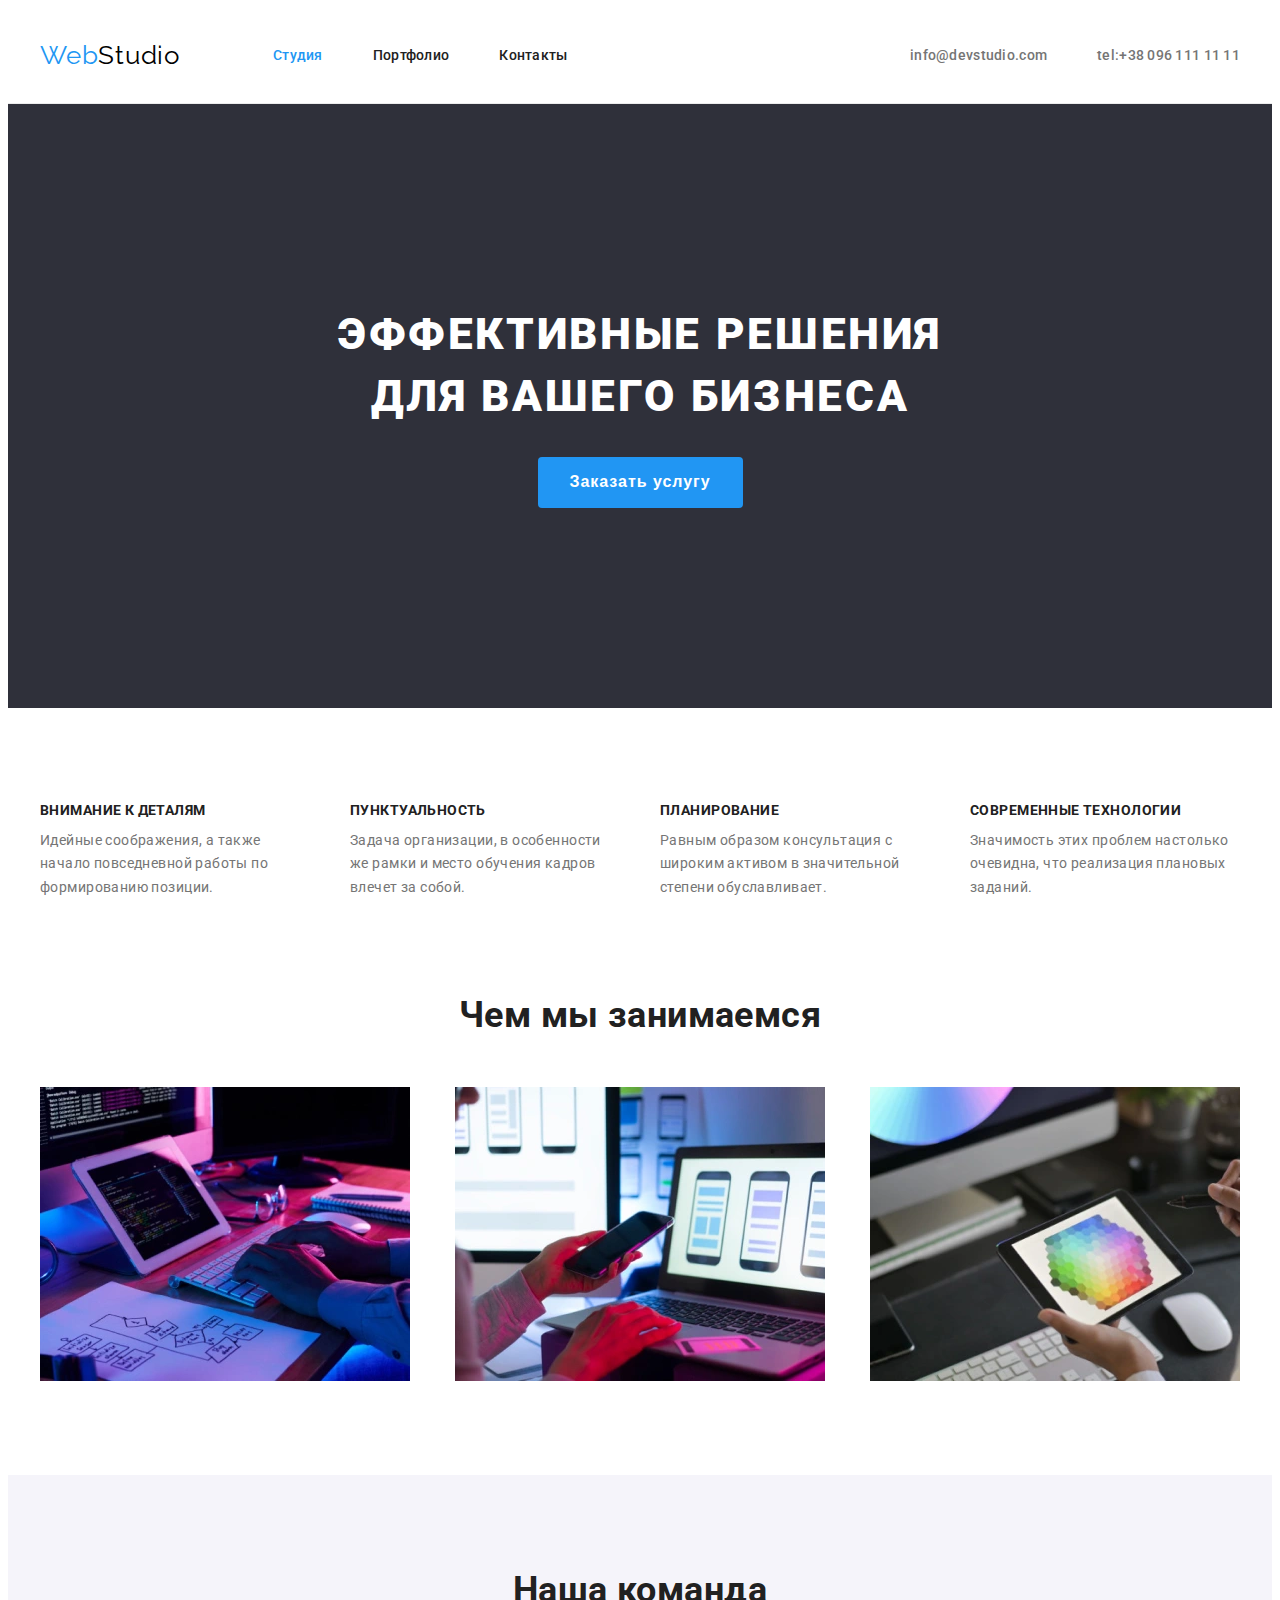
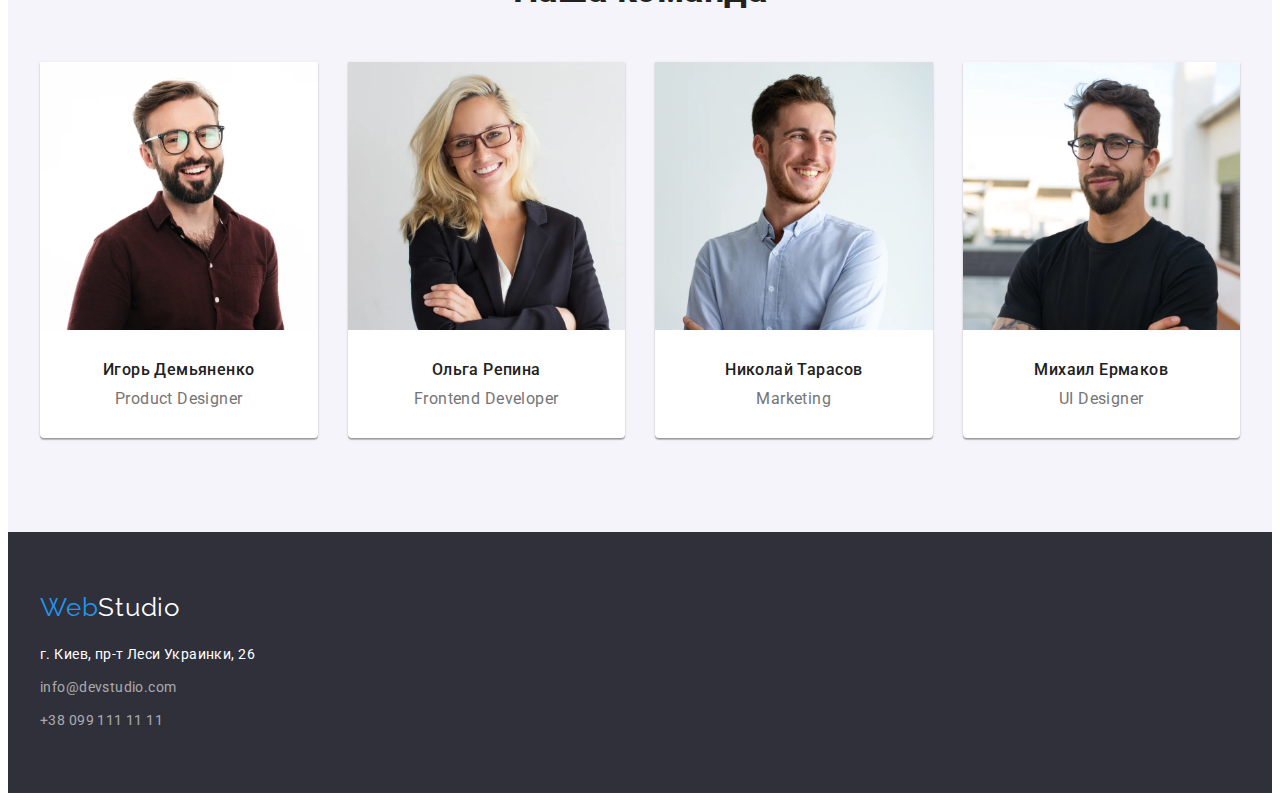
<file: index.html>
<!DOCTYPE html>
<html lang="ru">
<head>
    <meta charset="UTF-8">
    <meta http-equiv="X-UA-Compatible" content="IE=edge">
    <meta name="viewport" content="width=device-width, initial-scale=1.0">
    <link rel="preconnect" href="https://fonts.googleapis.com">
    <link rel="preconnect" href="https://fonts.gstatic.com" crossorigin>
    <link href="https://fonts.googleapis.com/css2?family=Raleway:wght@700&family=Roboto:wght@400;500;700;900&display=swap"
        rel="stylesheet">
    <link rel="stylesheet" href="https://cdnjs.cloudflare.com/ajax/libs/modern-normalize/1.1.0/modern-normalize.min.css"
        integrity="sha512-wpPYUAdjBVSE4KJnH1VR1HeZfpl1ub8YT/NKx4PuQ5NmX2tKuGu6U/JRp5y+Y8XG2tV+wKQpNHVUX03MfMFn9Q=="
        crossorigin="anonymous" referrerpolicy="no-referrer" />
    <link rel="stylesheet" href="./css/style.css">
    <title>Web Studio</title>
</head>
<body>
    <!--Шапка-->
    <header class="header-nav">
        <div class="nav-box container">
            <nav>
                <a href="./index.html" class="logo link-style">
                    Web<span class="color-logo darker">Studio</span>
                </a>
                <ul class="items-nav list">
                    <li class="item-nav"><a href="./index.html" class="link-nav link-style current">Студия</a></li>
                    <li class="item-nav"><a href="./portfolio.html" class="link-nav link-style">Портфолио</a></li>
                    <li class="item-nav"><a href="#" class="link-nav link-style">Контакты</a></li>
                </ul>
            </nav>
                <ul class="items-cont list">
                    <li class="item-cont"><a href="mailto:info@devstudio.com" class="link-mail link-style">info@devstudio.com</a></li>
                    <li class="item-cont"><a href="tel:+380961111111" class="link-tel link-style">tel:+38 096 111 11 11</a></li>
                </ul>
        </div>
    </header>
        <main>
            <!--Герой-->
            <section class="section-hero">
                <h1 class="title-hero">Эффективные решения для вашего бизнеса</h1>
                <button type="button" class="button-hero">Заказать услугу</button>
            </section>
                    <!--Наші переваги-->     
            <section class="section-advantages">
                <div class="container">
                    <h2 class="visually-hidden">Наші переваги</h2>
                    <ul class="items-advantages list">
                        <li class="item-advantages">
                            <h3 class="subtitle-advantages">Внимание к деталям</h3>
                            <p class="text-advantages">Идейные соображения, а также начало
                                повседневной работы по формированию позиции.</p>
                        </li>
                        <li class="item-advantages">
                            <h3 class="subtitle-advantages">Пунктуальность</h3>
                            <p class="text-advantages">Задача организации, в особенности же рамки
                                и место обучения кадров влечет за собой.</p>
                        </li>
                        <li class="item-advantages">
                            <h3 class="subtitle-advantages">Планирование</h3>
                            <p class="text-advantages">Равным образом консультация с широким активом
                                в значительной степени обуславливает.</p>
                        </li>
                        <li class="item-advantages">
                            <h3 class="subtitle-advantages">Современные технологии</h3>
                            <p class="text-advantages">Значимость этих проблем настолько очевидна,
                                что реализация плановых заданий.</p>
                        </li>
                    </ul>
                </div>
            </section>
            <!--Чем мы занимаемся-->
                <section class="section-work">
                   <div class="container">
                        <h2 class="title-section">Чем мы занимаемся</h2>
                        <div class="img-box">
                            <a href="./index.html"><img src="images/img.webp" alt="" width="370"></a>
                            <a href="./index.html"><img src="images/img1.webp" alt="" width="370"></a>
                            <a href="./index.html"><img src="images/img2.webp" alt="" width="370"></a>
                        </div>
                   </div>
                </section>
                <!--Наша команда-->
                <section class="section-team">
                    <div class="container">
                        <h2 class="title-section">Наша команда</h2>
                        <ul class="items-team list">
                            <li class="item-card">
                                <img src="images/img3.webp" alt="фото Игорь Демьяненко" width="270">
                                <div class="card-wrapper">
                                    <h3 class="title-card">Игорь Демьяненко</h3>
                                    <p>Product Designer</p>
                                </div>
                            </li>
                        
                            <li class="item-card">
                                <img src="images/img4.webp" alt="фото Ольга Репина" width="270">
                                <div class="card-wrapper">
                                    <h3 class="title-card">Ольга Репина</h3>
                                    <p>Frontend Developer</p>
                                </div>
                            </li>
                        
                            <li class="item-card">
                                <img src="images/img5.webp" alt="фото Николай Тарасов" width="270">
                                <div class="card-wrapper">
                                    <h3 class="title-card">Николай Тарасов</h3>
                                    <p>Marketing</p>
                                </div>
                            </li>
                        
                            <li class="item-card">
                                <img src="images/img6.webp" alt="фото Михаил Ермаков" width="270">
                                <div class="card-wrapper">
                                    <h3 class="title-card">Михаил Ермаков</h3>
                                    <p>UI Designer</p>
                                </div>
                            </li>
                        </ul>
                    </div>
                </section>
        </main>
                <!--Футер-->
        <footer class="footer">
            <div class="container">
                <div class="box-footer-logo">
                    <a href="./index.html" class="logo link-style">
                        Web<span class="color-logo lighter">Studio</span>
                    </a>
                </div>
                
                <address class="address">
                    <ul class="items-addr list">
                        <li class="item-addr"><span class="location">г. Киев, пр-т Леси Украинки, 26</span></li>
                        <li class="item-addr"><a href="mailto:info@devstudio.com" class="link-cont link-style">info@devstudio.com</a></li>
                        <li class="item-addr"><a href="tel:+380991111111" class="link-cont link-style">+38 099 111 11 11</a></li>
                    </ul>
                </address>
            </div>
        </footer>
    </body>
</html>
</file>
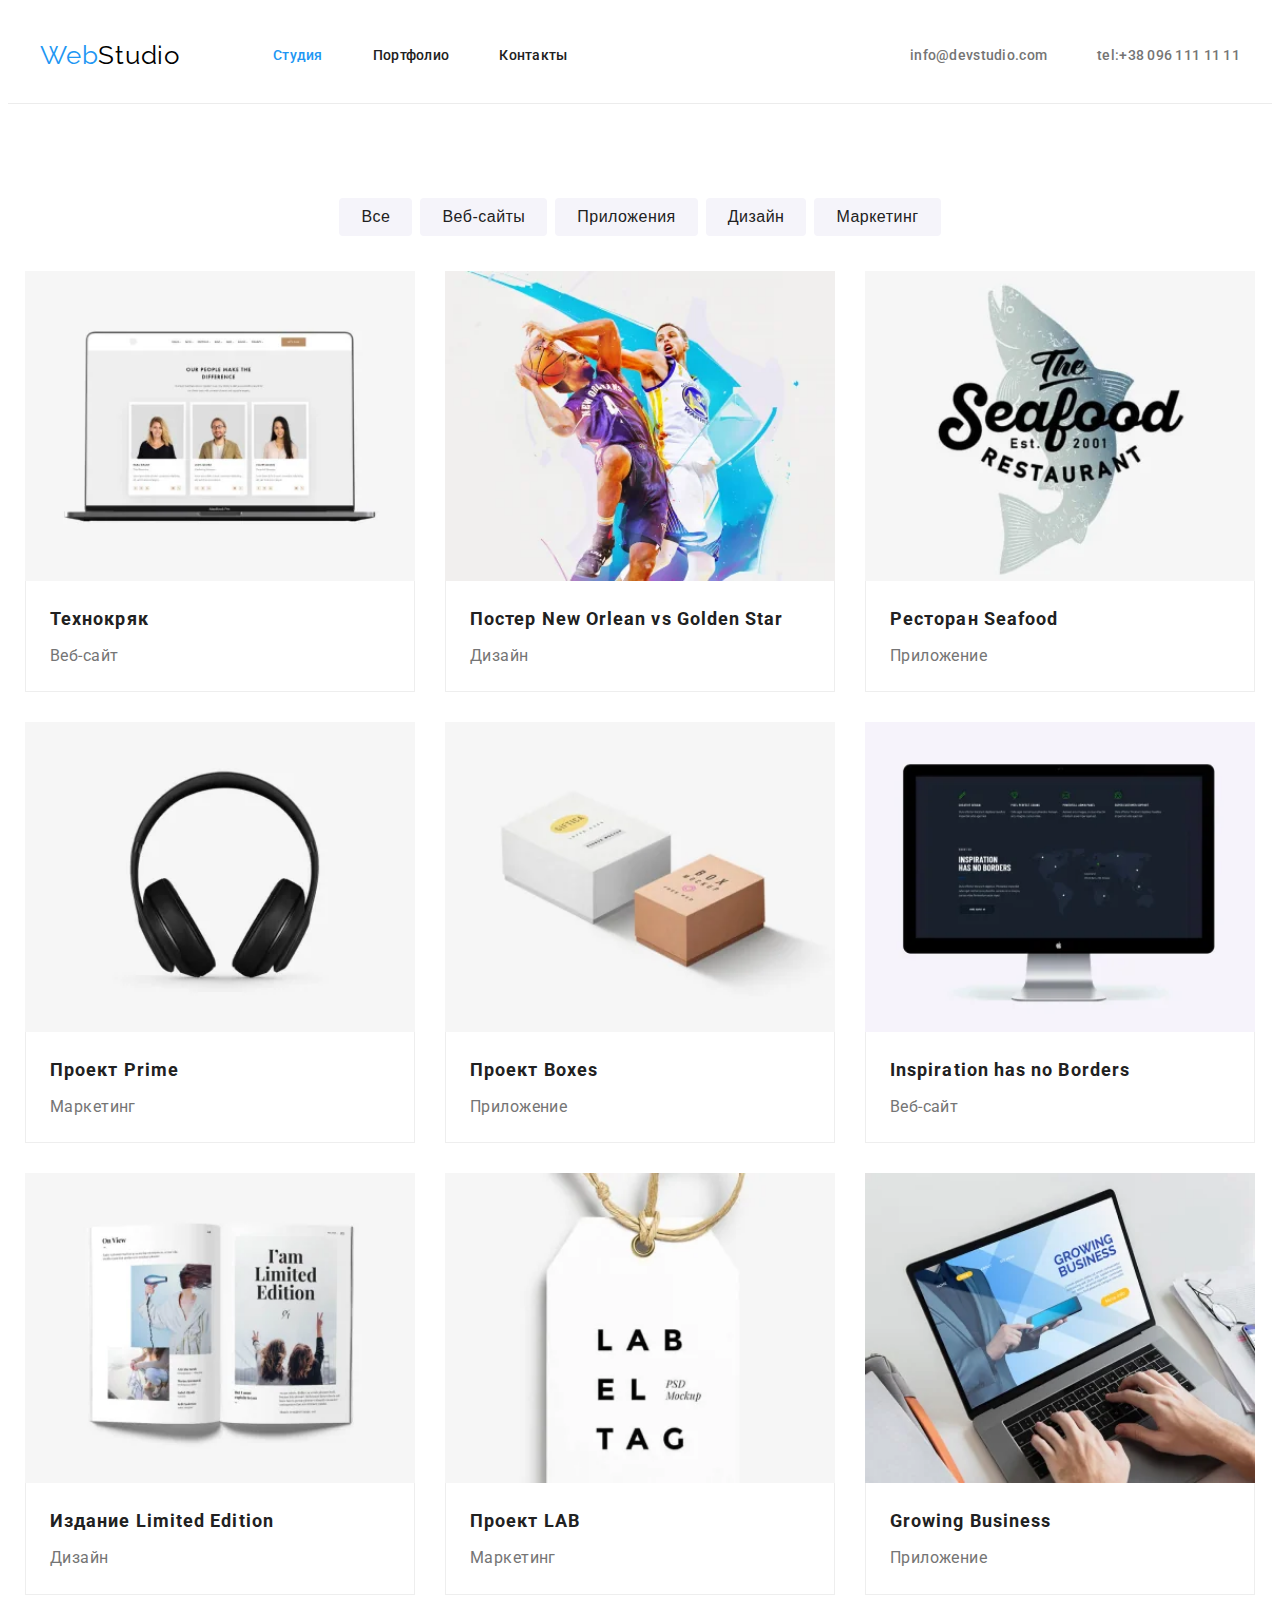
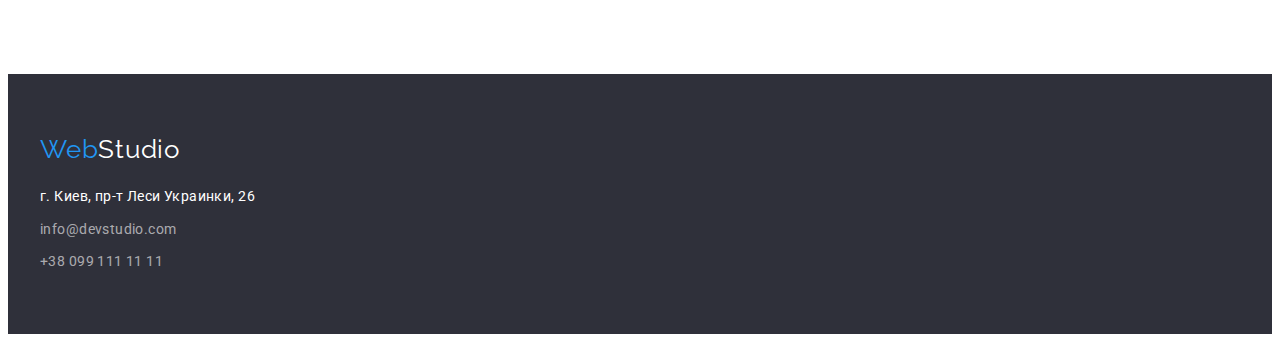
<file: portfolio.html>
<!DOCTYPE html>
<html lang="ru">
<head>
    <meta charset="UTF-8">
    <meta http-equiv="X-UA-Compatible" content="IE=edge">
    <meta name="viewport" content="width=device-width, initial-scale=1.0">
    <link rel="preconnect" href="https://fonts.googleapis.com">
    <link rel="preconnect" href="https://fonts.gstatic.com" crossorigin>
    <link href="https://fonts.googleapis.com/css2?family=Raleway:wght@700&family=Roboto:wght@400;500;700;900&display=swap"
        rel="stylesheet">
    <link rel="stylesheet" href="https://cdnjs.cloudflare.com/ajax/libs/modern-normalize/1.1.0/modern-normalize.min.css"
        integrity="sha512-wpPYUAdjBVSE4KJnH1VR1HeZfpl1ub8YT/NKx4PuQ5NmX2tKuGu6U/JRp5y+Y8XG2tV+wKQpNHVUX03MfMFn9Q=="
        crossorigin="anonymous" referrerpolicy="no-referrer" />
    <link rel="stylesheet" href="./css/style.css">
    <title>Portfolio</title>
</head>
    <body>
        <!--Шапка-->
    <header class="header-nav">
        <div class="nav-box container">
            <nav>
                <a href="./index.html" class="logo link-style">
                    Web<span class="color-logo darker">Studio</span>
                </a>
                <ul class="items-nav list">
                    <li class="item-nav"><a href="./index.html" class="link-nav link-style current">Студия</a></li>
                    <li class="item-nav"><a href="./portfolio.html" class="link-nav link-style">Портфолио</a></li>
                    <li class="item-nav"><a href="#" class="link-nav link-style">Контакты</a></li>
                </ul>
            </nav>
            <ul class="items-cont list">
                <li class="item-cont"><a href="mailto:info@devstudio.com"
                        class="link-mail link-style">info@devstudio.com</a></li>
                <li class="item-cont"><a href="tel:+380961111111" class="link-tel link-style">tel:+38 096 111 11 11</a></li>
            </ul>
        </div>
    </header>
        <main>
            <section class="section-portfolio">
                <div class="container">
                    <h1 class="visually-hidden">Портфолио</h1>
                    <!-- Фільтр -->
                    <ul class="filter-list list">
                        <li class="item-list"><button type="button" class="button-filter">Все</button></li>
                        <li class="item-list"><button type="button" class="button-filter">Веб-сайты</button></li>
                        <li class="item-list"><button type="button" class="button-filter">Приложения</button></li>
                        <li class="item-list"><button type="button" class="button-filter">Дизайн</button></li>
                        <li class="item-list"><button type="button" class="button-filter">Маркетинг</button></li>
                    </ul>
                    <!-- список набору -->
                    <ul class="portfolio-list list">
                        <li class="item-portfolio">
                            <a href="" class="link-style">
                                <img src="./images/img_p.webp" alt="" width="370">
                                <div class="subtitle-content">
                                    <h2 class="subtitle-list">Технокряк</h2>
                                    <p class="description-list">Веб-сайт</p>
                                </div>
                            </a>
                        </li>
                        <li class="item-portfolio">
                            <a href="" class="link-style">
                                <img src="./images/img_p1.webp" alt="" width="370">
                                <div class="subtitle-content">
                                    <h2 class="subtitle-list">Постер New Orlean vs Golden Star</h2>
                                    <p class="description-list">Дизайн</p>
                                </div>
                            </a>
                        </li>
                        <li class="item-portfolio">
                            <a href="" class="link-style">
                                <img src="./images/img_p2.webp" alt="" width="370">
                                <div class="subtitle-content">
                                    <h2 class="subtitle-list">Ресторан Seafood</h2>
                                    <p class="description-list">Приложение</p>
                                </div>
                            </a>
                        </li>
                        <li class="item-portfolio">
                            <a href="" class="link-style">
                                <img src="./images/img_p3.webp" alt="" width="370">
                                <div class="subtitle-content">
                                    <h2 class="subtitle-list">Проект Prime</h2>
                                    <p class="description-list">Маркетинг</p>
                                </div>
                            </a>
                        </li>
                        <li class="item-portfolio">
                            <a href="" class="link-style">
                                <img src="./images/img_p4.webp" alt="" width="370">
                    
                                <div class="subtitle-content">
                                    <h2 class="subtitle-list">Проект Boxes</h2>
                                    <p class="description-list">Приложение</p>
                                </div>
                            </a>
                        </li>
                        <li class="item-portfolio">
                            <a href="" class="link-style">
                                <img src="./images/img_p5.webp" alt="" width="370">
                                <div class="subtitle-content">
                                    <h2 class="subtitle-list">Inspiration has no Borders</h2>
                                    <p class="description-list">Веб-сайт</p>
                                </div>
                            </a>
                        </li>
                        <li class="item-portfolio">
                            <a href="" class="link-style">
                                <img src="./images/img_p6.webp" alt="" width="370">
                                <div class="subtitle-content">
                                    <h2 class="subtitle-list">Издание Limited Edition</h2>
                                    <p class="description-list">Дизайн</p>
                                </div>
                            </a>
                        </li>
                        <li class="item-portfolio">
                            <a href="" class="link-style">
                                <img src="./images/img_p7.webp" alt="" width="370">
                                <div class="subtitle-content">
                                    <h2 class="subtitle-list">Проект LAB</h2>
                                    <p class="description-list">Маркетинг</p>
                                </div>
                            </a>
                        </li>
                        <li class="item-portfolio">
                            <a href="" class="link-style">
                                <img src="./images/img_p8.webp" alt="" width="370">
                                <div class="subtitle-content">
                                    <h2 class="subtitle-list">Growing Business</h2>
                                    <p class="description-list">Приложение</p>
                                </div>
                            </a>
                        </li>
                    </ul>
                </div>
            </section>
        </main>
                <!--Футер-->
        <footer class="footer">
            <div class="container">
                <div class="box-footer-logo">
                    <a href="./index.html" class="logo link-style">
                        Web<span class="color-logo lighter">Studio</span>
                    </a>
                </div>
        
                <address class="address">
                    <ul class="items-addr list">
                        <li class="item-addr"><span class="location">г. Киев, пр-т Леси Украинки, 26</span></li>
                        <li class="item-addr"><a href="mailto:info@devstudio.com"
                                class="link-cont link-style">info@devstudio.com</a></li>
                        <li class="item-addr"><a href="tel:+380991111111" class="link-cont link-style">+38 099 111 11 11</a>
                        </li>
                    </ul>
                </address>
            </div>
        </footer>
    </body>
</html>
</file>
<file: css/style.css>
/* Змінні */

:root {
  --primary-text-color: #212121;
  --text-color: #757575;
  --accent-color: #2196f3;
  --color-contacts: rgba(255, 255, 255, 0.6);
  --primary-color-white: #ffffff;
}

/* ГЛОБАЛЬНІ СТИЛІ */

body {
  font-family: 'Roboto', sans-serif;
  color: var(--text-color);
  background-color: var(--primary-color-white);
  font-size: 14px;
  letter-spacing: 0.03em;
}

img {
  display: block;
  width: 100%;
}

/* відміняємо маркер списку */
.list {
  list-style: none;
}

/* відміняємо підкреслення посилань */
.link-style {
  text-decoration: none;
}

/* стилі для контейнерів */

.container {
  width: 1200px;
  margin-left: auto;
  margin-right: auto;
  padding: 0 15px;
}

/* Скидаю глобально зовнішні відступи  */

h1,
h2,
h3,
h4,
h5,
h6 {
  margin: 0px;
}

p {
  margin: 0px;
}

ul {
  margin: 0px;
  padding: 0px;
}

/* Шапка */

.nav-box {
  display: flex;
  justify-content: space-between;
  align-items: center;
}

.header-nav {
  color: var(--primary-color-white);
  border-bottom: 1px solid #ececec;
  padding: 32px 0;
}

.logo {
  font-family: 'Raleway', sans-serif;
  font-size: 26px;
  line-height: 1.2;
  letter-spacing: 0.03em;
  color: var(--accent-color);
}

.color-logo.darker {
  color: #000000;
  text-indent: 0%;
}

.items-nav {
  display: flex;
  margin-left: 93px;

  font-weight: 500;
  line-height: 1.2;
  letter-spacing: 0.02em;
}

.item-nav:not(:first-child) {
  margin-left: 50px;
}

nav {
  display: flex;
  align-items: center;
}

.link-nav {
  color: var(--primary-text-color);
}

.link-nav.current {
  color: var(--accent-color);
}

.link-nav:hover,
.link-nav:focus {
  color: var(--accent-color);
}

.items-cont {
  display: flex;

  font-weight: 500;
  line-height: 1.2;
  letter-spacing: 0.02em;
}

.items-cont .item-cont + .item-cont {
  margin-left: 50px;
}

.link-mail,
.link-tel {
  color: var(--text-color);
}

.link-mail:hover,
.link-mail:focus,
.link-tel:hover,
.link-tel:focus {
  color: var(--accent-color);
}

/* SECTION-HERO */

.section-hero {
  padding: 200px 0;
  text-align: center;

  background-color: #2f303a;
  color: var(--primary-color-white);
}

.title-hero {
  margin-bottom: 30px;
  margin-left: auto;
  margin-right: auto;
  width: 696px;

  font-weight: 900;
  font-size: 44px;
  line-height: 1.4;
  letter-spacing: 0.06em;
  text-transform: uppercase;
}

.button-hero {
  padding: 10px 32px;
  border-radius: 4px;
  border: 0px solid #188ce8;

  background-color: var(--accent-color);
  color: var(--primary-color-white);
  cursor: pointer;
  font-weight: 700;
  font-size: 16px;
  line-height: 1.9;
  letter-spacing: 0.06em;
}

.button-hero:hover,
.button-hero:focus {
  background-color: #188ce8;
}

/*SECTION OUR ADVANTAGES*/

.section-advantages {
  padding: 94px 0;
}

.visually-hidden {
  position: absolute;
  clip: rect(0 0 0 0);
  width: 1px;
  height: 1px;
  margin: -1px;
}

.items-advantages {
  display: flex;
  justify-content: space-between;
}

.item-advantages {
  max-width: 270px;
}

.item-advantages:not(:first-child) {
  margin-left: 30px;
}

.subtitle-advantages {
  color: var(--primary-text-color);
  font-size: 14px;
  line-height: 1.2;
  text-transform: uppercase;
}

.text-advantages {
  padding-top: 10px;
  line-height: 1.7;
}

/* section work */

.section-work {
  padding-bottom: 94px;
}

.section-work .title-section {
  margin-bottom: 50px;
}

.img-box {
  display: flex;
  justify-content: space-between;
  align-items: center;
}

.title-section {
  margin-bottom: 50px;

  color: var(--primary-text-color);
  text-align: center;
  font-size: 36px;
  line-height: 1.2;
}

/* sectiont team */

.section-team {
  padding: 94px 0;
  text-align: center;
  background-color: #f5f4fa;
}

.items-team {
  display: flex;
}

.item-card {
  box-shadow: 0px 1px 3px rgba(0, 0, 0, 0.12), 0px 1px 1px rgba(0, 0, 0, 0.14),
    0px 2px 1px rgba(0, 0, 0, 0.2);
  border-radius: 0px 0px 4px 4px;

  background-color: var(--primary-color-white);
  font-size: 16px;
  line-height: 1.2;
}

.item-card:not(:first-child) {
  margin-left: 30px;
}

.card-wrapper {
  padding: 30px 0;
}

.title-card {
  margin-bottom: 10px;

  color: var(--primary-text-color);
  font-size: 16px;
  font-weight: 500;
  line-height: 1.2;
}

/* Footer */
.footer {
  padding: 60px 0;

  background-color: #2f303a;
}

.box-footer-logo {
  margin-bottom: 20px;
}

.color-logo.lighter {
  color: var(--primary-color-white);
}

.items-addr {
  font-style: normal;
  line-height: 1.7;
  font-weight: 400;
  letter-spacing: 0.03em;
}

.item-addr:not(:last-child) {
  margin-bottom: 9px;
}

.location {
  color: var(--primary-color-white);
}

.link-cont {
  color: var(--color-contacts);
}

/* ПОРТФОЛІО */

/* Section filter */

.section-portfolio {
  padding: 94px 0;
}

.filter-list {
  display: flex;
  justify-content: center;
  margin-bottom: 50px;
}

.filter-list .item-list:not(:first-child) {
  margin-left: 8px;
}

.button-filter {
  padding: 6px 22px;
  border: 0px;
  border-radius: 4px;
  border-color: transparent;

  background-color: #f5f4fa;
  color: var(--primary-text-color);
  font-weight: 500;
  font-size: 16px;
  line-height: 1.6;
  letter-spacing: 0.03em;
  text-align: center;
  cursor: pointer;
}

.button-filter:hover,
.button-filter:focus {
  background-color: var(--accent-color);
  color: var(--primary-color-white);
}

/* 1 Варіант */
/*.portfolio-list {
  display: flex;
  flex-wrap: wrap;
}

 .item-portfolio {
  width: 370px;
   width: calc(100% - 90)/ 3); 
}

.item-portfolio:not(:nth-child(3n)) {
  margin-right: 30px;
}

.item-portfolio:not(:nth-last-child(-n + 3)) {
  margin-bottom: 30px;
} */

/* по MDN */
.portfolio-list {
  display: flex;
  flex-wrap: wrap;
  margin: -30px;
}

.item-portfolio {
  margin: 15px;
  width: calc(100% / 3 - 30px);
}

/* .item-portfolio:not(:nth-child(3n)) {
  margin-right: 15px; 
}

.item-portfolio:not(:nth-last-child(-n + 3)) {
   margin-bottom: 15px; 
} */

.subtitle-content {
  border: 1px solid #eeeeee;
  border-top: 0px;
  padding: 20px 24px;
}

.subtitle-list {
  margin-bottom: 4px;

  color: var(--primary-text-color);
  font-size: 18px;
  line-height: 2;
  letter-spacing: 0.06em;
}

.description-list {
  color: var(--text-color);
  font-size: 16px;
  line-height: 1.9;
}
</file>
